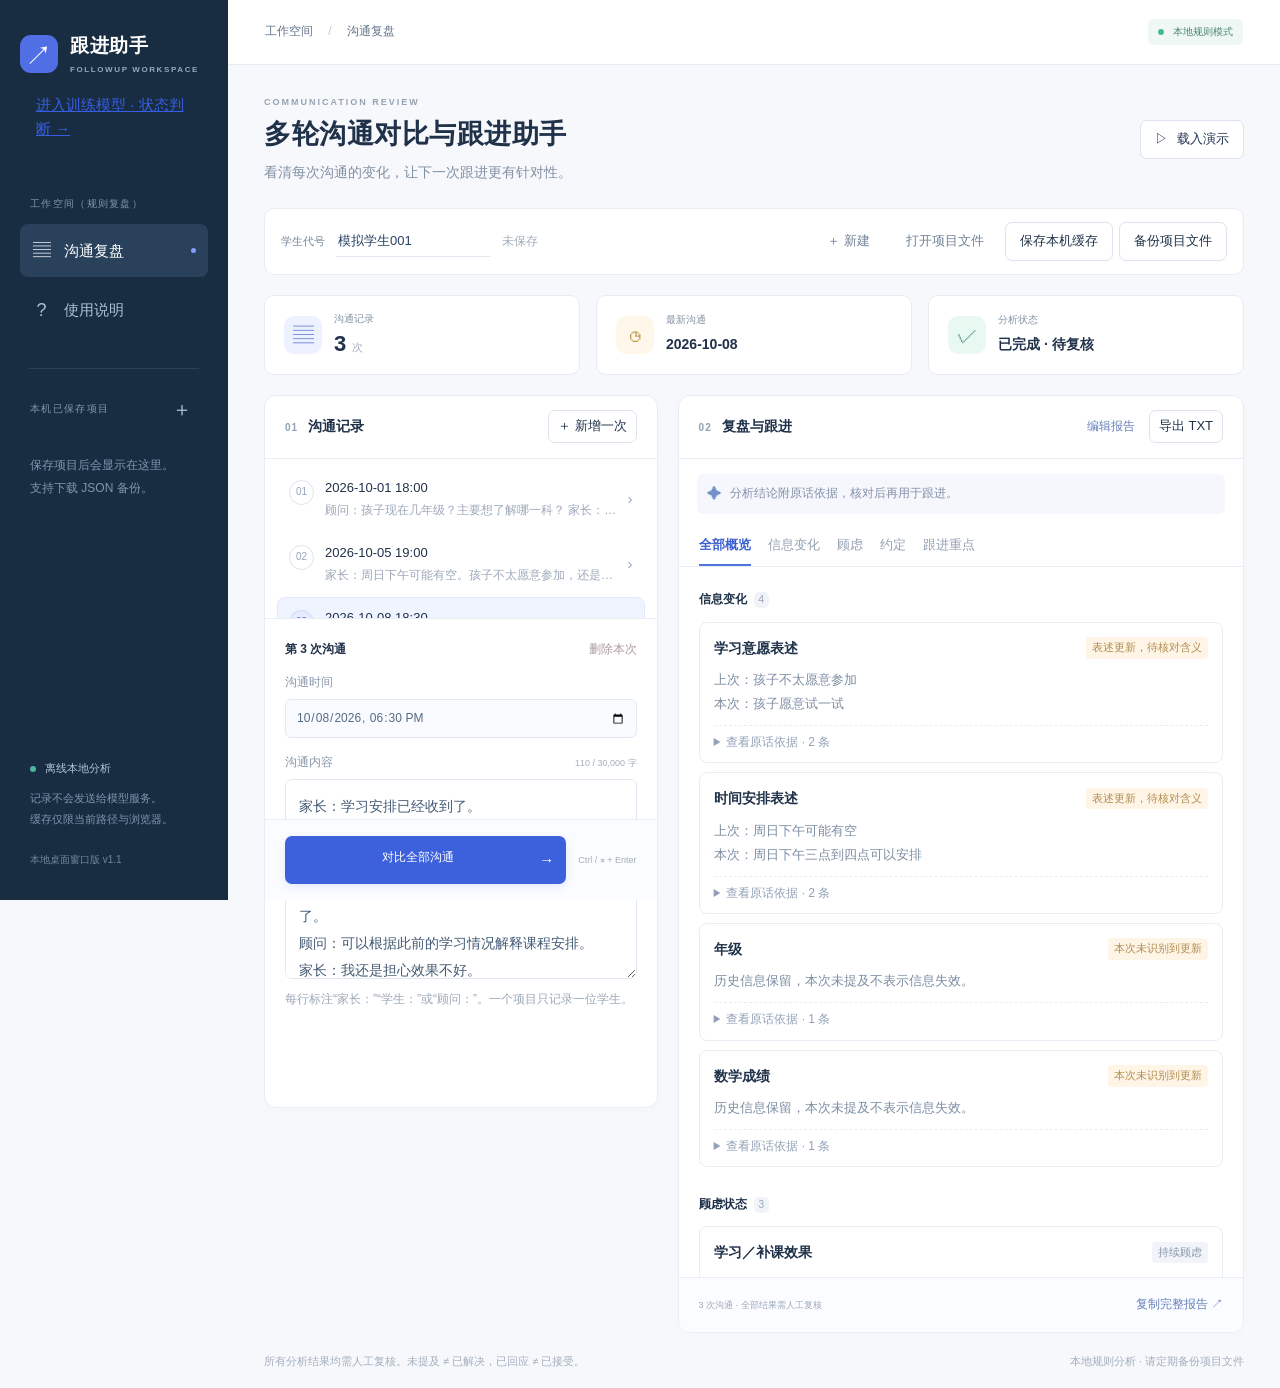
<file: web/index.html>
<!doctype html>
<html lang="zh-CN">
<head>
 <meta charset="utf-8"><meta name="viewport" content="width=device-width,initial-scale=1">
 <meta name="description" content="比较多次沟通记录，追踪信息变化、顾虑与约定，生成有原话依据的跟进报告。无需安装，离线本地分析。">
 <meta http-equiv="Content-Security-Policy" content="default-src 'none'; script-src 'self' 'unsafe-inline'; style-src 'self' 'unsafe-inline'; img-src data: blob:; connect-src 'none'; object-src 'none'; base-uri 'none'; form-action 'none'">
 <meta name="theme-color" content="#192d42"><title>多轮沟通对比与跟进助手 · 本地桌面版</title>
 <link rel="icon" href="data:image/svg+xml,%3Csvg xmlns='http://www.w3.org/2000/svg' viewBox='0 0 40 40'%3E%3Crect width='40' height='40' rx='12' fill='%23375ee5'/%3E%3Cpath d='M11 12h18v13H18l-7 5z' fill='white'/%3E%3C/svg%3E">
 <link rel="stylesheet" href="./style.css">
</head>
<body>
 <aside class="sidebar">
  <a class="brand" id="brandHome" href="#"><span class="logo">↗</span><span>跟进助手<small>FOLLOWUP WORKSPACE</small></span></a>
  <a href="./model.html" style="display:block;padding:16px;color:#375ee5">进入训练模型 · 状态判断 →</a><div class="side-label">工作空间（规则复盘）</div>
  <button class="nav active" id="workspaceBtn"><span>▤</span>沟通复盘<span class="nav-dot"></span></button>
  <button class="nav" id="helpBtn"><span>?</span>使用说明</button>
  <div class="side-line"></div>
  <div class="side-label project-label">本机已保存项目 <button id="sideNew" aria-label="新建项目">＋</button></div>
  <div id="savedList" class="saved-list"></div>
  <div class="side-bottom"><span class="local-dot"></span> 离线本地分析<p>记录不会发送给模型服务。<br>缓存仅限当前路径与浏览器。</p><small>本地桌面窗口版 v1.1</small></div>
 </aside>
 <main>
  <header class="topbar"><span class="breadcrumb">工作空间 <span>/</span> 沟通复盘</span><button class="help-mobile" id="mobileHelp">使用说明</button><span class="mode"><span class="local-dot"></span> 本地规则模式</span></header>
  <div class="workspace">
   <section class="intro"><div><p class="eyebrow">COMMUNICATION REVIEW</p><h1>多轮沟通对比与跟进助手</h1><p class="subtitle">看清每次沟通的变化，让下一次跟进更有针对性。</p></div><button class="button outline" id="demoBtn"><span>▷</span> 载入演示</button></section>
   <div class="projectbar"><label for="student">学生代号</label><input id="student" maxlength="100" placeholder="例如：学生001" autocomplete="off"><span id="saveState" class="save-state">未保存</span><div class="project-actions"><button class="button plain" id="newBtn">＋ 新建</button><button class="button plain" id="importBtn">打开项目文件</button><button class="button outline" id="saveBtn">保存本机缓存</button><button class="button outline" id="projectExport">备份项目文件</button></div><input id="fileInput" type="file" accept=".json,application/json" hidden></div>
   <select class="mobile-projects" id="mobileProjects" aria-label="打开本机已保存项目"><option value="">打开本机已保存项目…</option></select>
   <section class="stats" aria-label="当前项目概况"><div><span class="stat-symbol blue">▤</span><div><small>沟通记录</small><strong id="recordCount">0 <em>次</em></strong></div></div><div><span class="stat-symbol amber">◷</span><div><small>最新沟通</small><strong id="latestDate" class="date-stat">—</strong></div></div><div><span class="stat-symbol green">✓</span><div><small>分析状态</small><strong id="analysisState" class="date-stat">等待分析</strong></div></div></section>
   <section class="panels">
    <div class="panel input-panel">
     <div class="panel-heading"><h2><span class="step">01</span>沟通记录</h2><button id="addBtn" class="button mini outline">＋ 新增一次</button></div>
     <div id="recordList" class="record-list" role="list" aria-label="历次沟通"></div>
     <div class="editor-head"><h3 id="editorTitle">编辑沟通</h3><button id="deleteBtn" class="text-button danger">删除本次</button></div>
     <label class="field-label" for="recordDate">沟通时间</label><input id="recordDate" type="datetime-local" step="60" min="1900-01-01T00:00" max="9999-12-31T23:59">
     <div class="text-label"><label class="field-label" for="transcript">沟通内容</label><span id="charCount">0 / 30,000 字</span></div>
     <textarea id="transcript" maxlength="30000" spellcheck="false" placeholder="家长：孩子现在高二，数学70分。&#10;顾问：目前有什么顾虑？&#10;家长：周末没有时间，担心补课效果不好。"></textarea>
     <p class="input-tip">每行标注“家长：”“学生：”或“顾问：”。一个项目只记录一位学生。</p>
     <div class="analyze-area"><button id="analyzeBtn" class="button primary">对比全部沟通 <span>→</span></button><span>Ctrl / ⌘ + Enter</span></div>
    </div>
    <div class="panel result-panel">
     <div class="panel-heading"><h2><span class="step">02</span>复盘与跟进</h2><div class="result-actions"><button id="editBtn" class="text-button">编辑报告</button><button id="exportBtn" class="button mini outline">导出 TXT</button></div></div>
     <div class="result-notice" id="resultNotice"><span>✦</span><span>分析结论附原话依据，核对后再用于跟进。</span></div>
     <div class="tabs" id="tabs" role="tablist" aria-label="报告分类"><button role="tab" data-tab="all" aria-selected="true">全部概览</button><button role="tab" data-tab="changes" aria-selected="false">信息变化</button><button role="tab" data-tab="concerns" aria-selected="false">顾虑</button><button role="tab" data-tab="commitments" aria-selected="false">约定</button><button role="tab" data-tab="next_steps" aria-selected="false">跟进重点</button></div>
     <div id="results" class="results" role="tabpanel" aria-live="polite"></div>
     <div class="result-footer"><span id="reportFoot">请先添加沟通内容</span><button id="copyBtn" class="text-button">复制完整报告 ↗</button></div>
    </div>
   </section>
   <footer class="page-footer"><span>所有分析结果均需人工复核。未提及 ≠ 已解决，已回应 ≠ 已接受。</span><span>本地规则分析 · 请定期备份项目文件</span></footer>
  </div>
 </main>
 <div id="toast" role="status" class="toast" hidden></div>
 <dialog id="helpDialog"><div class="dialog-title"><h2>开始一次有据可循的复盘</h2><button class="close-dialog" aria-label="关闭">×</button></div><ol class="help-steps"><li><strong>添加历次沟通</strong><p>填写学生代号，每次沟通填写日期与内容。角色标签可以提高识别准确性。</p></li><li><strong>对比全部记录</strong><p>系统按日期排序，比较最新沟通与历史信息，跟踪顾虑和明确行动陈述。</p></li><li><strong>核对原话</strong><p>点击“查看原话依据”展开证据，再点日期可以定位到相应记录。结果可以人工编辑。</p></li><li><strong>保存与分享报告</strong><p>“保存本机缓存”存入当前浏览器的本地存储。移动程序文件、切换浏览器或清理缓存后可能无法找到项目。“备份项目文件”生成可备份的 JSON 文件，也可导入桌面版的项目 JSON；导入后重新分析。TXT 报告可用于沟通准备。</p></li></ol><div class="help-note"><strong>当前版本的能力</strong><p>无需安装 Python，无需登录或联网。桌面启动器使用已安装的 Edge 或 Chrome 打开独立窗口，核心是本地 HTML 应用。采用规则分析，尚未训练专用模型。暂未连接模型 API，不提供跨设备自动同步。清除浏览器数据会删除本机项目，请下载备份。</p><p>“表述变化”不必然代表事实改变，复杂指代和多个同类约定仍需人工核对。请使用获授权、已脱敏的记录。</p></div><button class="button primary close-dialog">开始使用</button></dialog>
 <dialog id="editDialog" class="edit-dialog"><div class="dialog-title"><h2>编辑完整报告</h2><button class="close-dialog" aria-label="关闭">×</button></div><p class="muted">修改影响复制和 TXT 导出，不改变原始分析卡片。重新分析将替换编辑结果。</p><textarea id="editedText" spellcheck="false" aria-label="完整报告文本"></textarea><div class="dialog-buttons"><button id="resetEdit" class="button outline">恢复生成内容</button><button id="applyEdit" class="button primary">保留修改</button></div></dialog>
 <noscript>此应用需要浏览器启用 JavaScript 才能分析沟通记录。</noscript><script type="module" src="./app.mjs"></script>
</body></html>
</file>
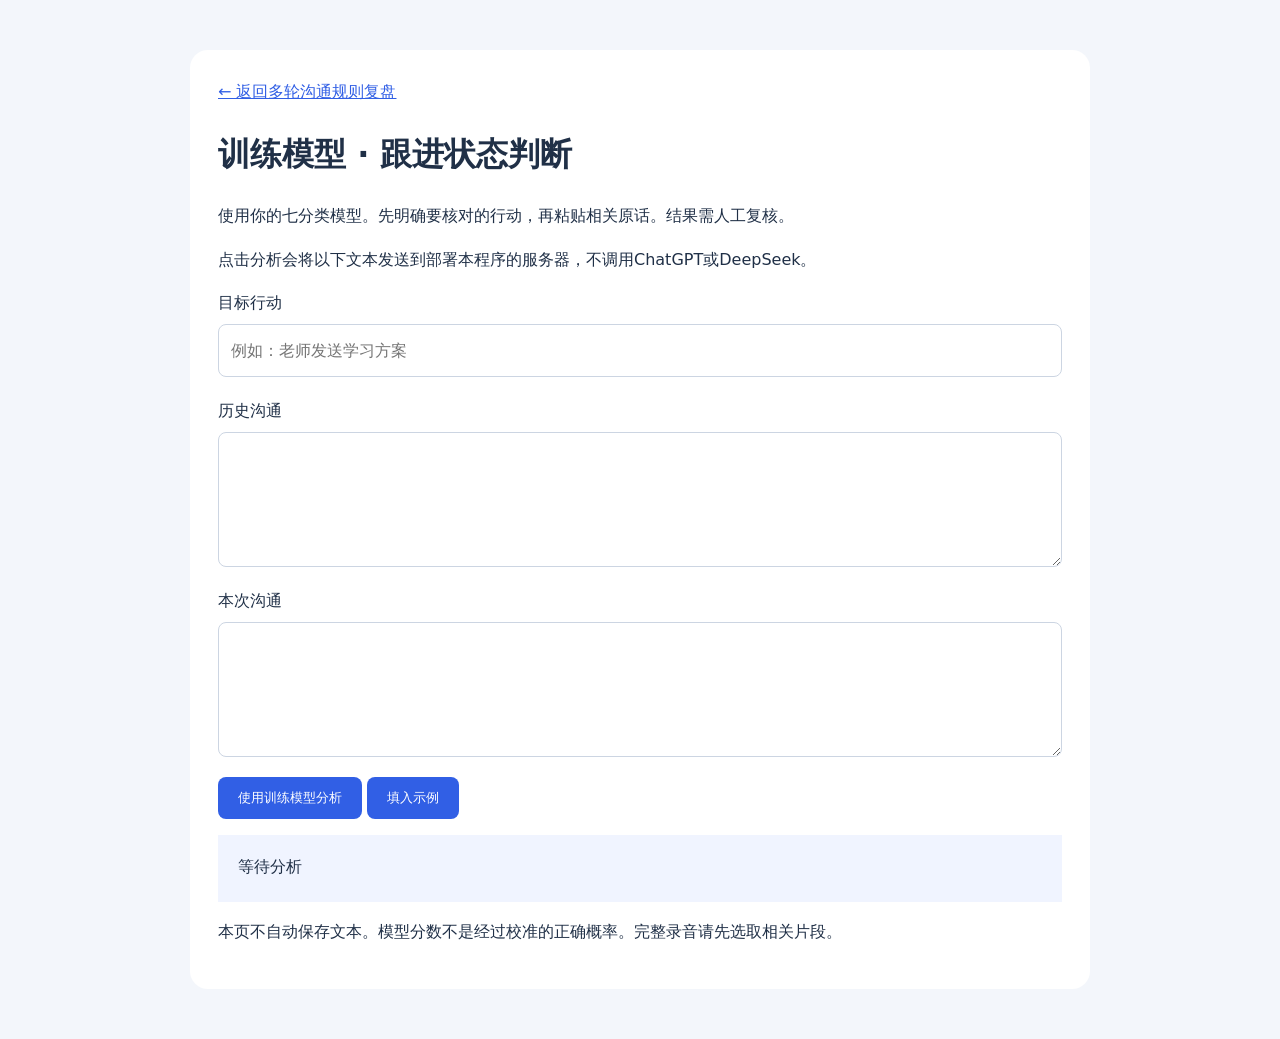
<file: web/model.html>
<!doctype html><html lang="zh-CN"><head><meta charset="utf-8"><meta name="viewport" content="width=device-width,initial-scale=1"><title>训练模型 · 跟进状态判断</title><style>body{font:16px/1.7 system-ui;background:#f3f6fb;color:#203047;max-width:900px;margin:30px auto;padding:20px}main{background:white;border-radius:18px;padding:28px}textarea,input{display:block;box-sizing:border-box;width:100%;padding:12px;border:1px solid #ccd5e2;border-radius:8px;font:inherit;margin:8px 0 20px}button{padding:12px 20px;background:#315fe5;color:white;border:0;border-radius:8px;cursor:pointer}pre{white-space:pre-wrap;background:#f0f4ff;padding:20px}a{color:#315fe5}</style></head><body><main><a href="./index.html">← 返回多轮沟通规则复盘</a><h1>训练模型 · 跟进状态判断</h1><p>使用你的七分类模型。先明确要核对的行动，再粘贴相关原话。结果需人工复核。</p><p>点击分析会将以下文本发送到部署本程序的服务器，不调用ChatGPT或DeepSeek。</p><label>目标行动<input id="action" maxlength="500" placeholder="例如：老师发送学习方案"></label><label>历史沟通<textarea id="history" rows="4" maxlength="5000"></textarea></label><label>本次沟通<textarea id="current" rows="4" maxlength="5000"></textarea></label><button id="run">使用训练模型分析</button> <button id="sample">填入示例</button><pre id="result" aria-live="polite">等待分析</pre><p>本页不自动保存文本。模型分数不是经过校准的正确概率。完整录音请先选取相关片段。</p></main><script src="./model.js"></script></body></html>
</file>
<file: web/style.css>
:root{--ink:#20324a;--muted:#8390a2;--line:#e8edf3;--blue:#3d60dd;--bg:#f6f8fc;--green:#168471;--sidebar:228px}*{box-sizing:border-box}body{margin:0;background:var(--bg);color:var(--ink);font:14px/1.6 -apple-system,BlinkMacSystemFont,"Segoe UI","PingFang SC","Microsoft YaHei",sans-serif}button,input,textarea,select{font:inherit}button{cursor:pointer}button:disabled{cursor:not-allowed;opacity:.45}button,a,input,textarea,select{outline-offset:4px}button:focus-visible,a:focus-visible{outline:2px solid var(--blue)}button{transition:background .15s,box-shadow .15s,transform .15s}button:active:not(:disabled){transform:translateY(1px)}.sidebar{width:var(--sidebar);position:fixed;inset:0 auto 0 0;background:#192d42;color:#c0ccdc;padding:31px 20px;display:flex;flex-direction:column}.brand{display:flex;align-items:center;gap:12px;color:white;text-decoration:none;font-weight:700;font-size:19px;letter-spacing:.6px}.logo{width:38px;height:38px;background:#506fe4;display:grid;place-items:center;border-radius:11px;font-size:27px;font-weight:400}.brand small{display:block;font-size:8px;letter-spacing:1.6px;color:#95a8bd;margin-top:3px}.side-label{font-size:10px;color:#8296ac;letter-spacing:1.3px;margin:39px 10px 12px}.nav{background:none;border:0;color:#adc0d1;display:flex;gap:13px;align-items:center;width:100%;padding:12px;border-radius:8px;text-align:left;margin-bottom:7px}.nav>span:first-child{font-size:18px;width:19px;text-align:center}.nav.active{color:white;background:#29415b}.nav:hover{background:#29415b}.nav-dot{margin-left:auto;width:5px;height:5px;background:#829bff;border-radius:50%}.side-line{height:1px;background:#2c4056;margin:24px 9px 0}.project-label{display:flex;align-items:center;justify-content:space-between;margin-top:23px}.project-label button{color:#aebfce;background:none;border:0;font-size:20px}.saved-list{overflow:auto;max-height:38vh}.saved-item{display:flex;align-items:center;margin-bottom:5px}.saved-open{color:#b5c6d8;background:none;border:0;text-align:left;padding:10px;min-width:0;flex:1;border-radius:7px}.saved-open:hover{background:#29415b}.saved-open strong{display:block;font-size:12px;overflow:hidden;text-overflow:ellipsis;white-space:nowrap;font-weight:500}.saved-open small{font-size:10px;color:#7f96ac}.saved-remove{border:0;background:none;color:#7d95aa;font-size:17px;padding:6px}.empty-saved{font-size:12px;color:#7f96ac;line-height:1.9;padding:4px 10px}.side-bottom{margin-top:auto;padding:24px 10px 0;font-size:11px;color:#b2c5d5}.side-bottom p{color:#7f96ac;line-height:1.9;margin:10px 0 22px}.side-bottom small{font-size:10px;color:#70889d}.local-dot{display:inline-block;width:6px;height:6px;background:#4bb69c;border-radius:50%;margin-right:6px}main{margin-left:var(--sidebar)}.topbar{height:65px;display:flex;align-items:center;justify-content:space-between;padding:0 37px;background:#fff;border-bottom:1px solid var(--line);font-size:12px}.breadcrumb{color:#64768a}.breadcrumb span{padding:0 12px;color:#bdc7d3}.mode{background:#eff8f4;color:#4c8475;padding:5px 10px;border-radius:5px;font-size:10px}.workspace{max-width:1550px;margin:auto;padding:30px 36px 18px}.intro{display:flex;align-items:center;justify-content:space-between;margin-bottom:25px}.eyebrow{font-size:9px;letter-spacing:2px;color:#96a3b5;font-weight:600;margin:0 0 5px}h1{font-size:28px;letter-spacing:.5px;line-height:1.5;margin:0;font-weight:650}.subtitle{font-size:12px;color:#8290a3;margin:6px 0 0}.button{border:1px solid transparent;padding:8px 14px;border-radius:7px;font-size:12px;font-weight:500;white-space:nowrap;background:white;color:var(--ink)}.button span{margin-right:5px}.outline{border-color:#dce3ee;background:white}.outline:hover{background:#f1f5fb;border-color:#b7c7e1}.plain{background:transparent;color:#718298}.plain:hover{background:#eaf0f8}.primary{background:var(--blue);color:white;box-shadow:0 3px 8px #3d60dd1f}.primary:hover{background:#2e4fc8}.projectbar{display:flex;align-items:center;gap:11px;border:1px solid var(--line);background:white;padding:13px 16px;border-radius:10px}.projectbar label{font-size:11px;color:#76869a;white-space:nowrap}.projectbar input{width:155px;border:0;border-bottom:1px solid #e2e9f2;padding:4px 2px;color:#284263;background:transparent;font-size:13px;min-width:60px}.save-state{font-size:10px;color:#a0acb9;white-space:nowrap}.project-actions{display:flex;gap:6px;margin-left:auto}.stats{display:grid;grid-template-columns:repeat(3,1fr);gap:16px;margin:20px 0}.stats>div{display:flex;align-items:center;gap:12px;padding:15px 19px;border-radius:10px;border:1px solid var(--line);background:white}.stat-symbol{width:38px;height:38px;display:grid;place-items:center;border-radius:10px;font-size:21px}.blue{background:#eef1ff;color:#6681db}.amber{background:#fff7e9;color:#c49c54}.green{background:#eaf8f2;color:#5f9e8f}.stats small{font-size:10px;color:#8693a5;display:block}.stats strong{display:block;font-size:22px;font-weight:600;line-height:1.3;margin-top:3px}.stats em{font-size:11px;font-style:normal;font-weight:400;color:#a0adbd}.stats .date-stat{font-size:14px;padding:4px 0}.panels{display:grid;grid-template-columns:minmax(290px,.82fr) minmax(380px,1.18fr);gap:20px;align-items:start}.panel{border:1px solid var(--line);border-radius:12px;background:white;overflow:hidden;box-shadow:0 4px 20px #20324a03}.panel-heading{height:63px;padding:0 20px;display:flex;align-items:center;justify-content:space-between;border-bottom:1px solid var(--line);gap:10px}h2{font-size:14px;font-weight:600;margin:0;white-space:nowrap}.step{color:#92a1b4;font-size:10px;letter-spacing:1px;margin-right:10px}.mini{font-size:10px;padding:5px 9px}.record-list{max-height:210px;overflow:auto;border-bottom:1px solid var(--line);padding:8px 12px}.record{border:1px solid transparent;background:transparent;width:100%;text-align:left;padding:10px 11px;display:flex;gap:11px;border-radius:8px;align-items:flex-start;color:var(--ink)}.record:hover{background:#f7f9fd}.record.selected{background:#f0f4ff;border-color:#e1e8ff}.record-no{border:1px solid #dce4ef;color:#96a6ba;width:25px;height:25px;border-radius:50%;font-size:10px;flex-shrink:0;display:grid;place-items:center;margin-top:2px}.record.selected .record-no{border-color:#ccd9fe;color:#5574ce;background:#e5ecff}.record-info{min-width:0;flex:1}.record-info strong{font-size:11px;font-weight:500;display:block}.record-info small{display:block;color:#9ca8b9;white-space:nowrap;text-overflow:ellipsis;overflow:hidden;font-size:10px;margin-top:3px}.record-arrow{color:#8fa4c8;margin:auto 0}.editor-head{display:flex;align-items:center;justify-content:space-between;padding:17px 20px 10px}h3{font-size:12px;margin:0;font-weight:600}.text-button{border:0;background:transparent;padding:4px 0;color:#6480bc;font-size:11px}.text-button:hover{color:var(--blue);text-decoration:underline}.danger{color:#ac99a1;font-size:10px}.danger:hover{color:#bc435b}.field-label{font-size:10px;color:#8897a9}.input-panel>.field-label{display:block;margin:0 20px 7px}#recordDate{border:1px solid #e2e8f1;border-radius:6px;width:calc(100% - 40px);margin:0 20px;padding:8px 10px;color:#526b86;background:#fafbfe;font-size:12px}.text-label{display:flex;justify-content:space-between;margin:15px 20px 7px;align-items:center}.text-label span{font-size:9px;color:#a1adbd}#transcript{display:block;width:calc(100% - 40px);margin:0 20px;resize:vertical;min-height:200px;height:235px;max-height:650px;border:1px solid #e1e7f0;border-radius:7px;padding:13px;line-height:1.95;font-size:12px;color:#435a74;background:#fff}textarea::placeholder{color:#b2bdcb}input:focus,textarea:focus{outline:2px solid #bccbfa;outline-offset:1px}.input-tip{margin:10px 20px 15px;font-size:10px;color:#9ca8b7;line-height:1.8}.analyze-area{padding:16px 20px;background:#fbfcff;border-top:1px solid var(--line);display:flex;align-items:center;gap:12px}.analyze-area>.primary{flex:1;font-size:12px;padding:11px}.analyze-area>.primary span{float:right;font-size:15px;margin:0}.analyze-area>span{font-size:9px;color:#a1adbd;white-space:nowrap}.result-actions{display:flex;align-items:center;gap:14px}.result-notice{display:flex;align-items:center;gap:8px;margin:15px 18px 4px;background:#f5f7fc;border-radius:6px;padding:8px 10px;font-size:10px;color:#8390a7}.result-notice>span:first-child{color:#7290ca;font-size:15px}.result-notice.stale{background:#fff6e8;color:#aa7731}.tabs{display:flex;gap:17px;padding:0 20px;margin-top:8px;border-bottom:1px solid var(--line);overflow:auto}.tabs button{border:0;background:transparent;white-space:nowrap;padding:13px 0 11px;color:#93a0b1;font-size:11px;position:relative}.tabs button[aria-selected=true]{color:#3c60cf;font-weight:600}.tabs button[aria-selected=true]:after{content:'';position:absolute;bottom:0;left:0;right:0;height:2px;background:#5073de}.results{padding:4px 20px 20px;min-height:410px;max-height:710px;overflow:auto}.report-group{padding-top:19px}.section-head{display:flex;align-items:center;gap:7px;margin-bottom:12px}.section-head h3{font-size:12px}.count{font-size:10px;background:#f0f3f8;color:#95a5b8;border-radius:5px;padding:0 5px}.finding{padding:14px 14px 10px;border:1px solid #e8edf5;border-radius:8px;margin:9px 0;background:white}.finding.next{background:#f5f8ff;border-color:#e2eaff}.finding-title{display:flex;gap:8px;align-items:center;flex-wrap:wrap;justify-content:space-between}.finding h4{font-size:12px;margin:0;font-weight:600}.badge{font-size:9px;padding:2px 6px;border-radius:4px;line-height:1.6;max-width:100%}.badge.neutral{background:#f1f4f8;color:#8c9bb0}.badge.pending{background:#fff5e7;color:#b18c4e}.badge.good{background:#edf7f3;color:#5a9b85}.badge.update{background:#edf1ff;color:#7089cf}.finding p{font-size:11px;color:#7c8da2;white-space:pre-wrap;line-height:1.85;margin:9px 0}.finding details{border-top:1px dashed #e9edf4;padding-top:7px;margin-top:9px}summary{font-size:10px;color:#92a1b5;cursor:pointer;list-style-position:inside}summary:hover{color:var(--blue)}.evidence{padding:8px 0 2px}.evidence button{font-size:10px;color:#728ec8;background:none;border:0;padding:0;text-align:left}.evidence blockquote{font-size:11px;color:#8292a6;border-left:2px solid #dce5f7;padding-left:9px;margin:5px 0 4px;white-space:pre-wrap}.empty-section{font-size:11px;color:#a1adbd;margin:7px 0}.review-note{font-size:10px;line-height:1.8;color:#9da9ba;border-top:1px solid var(--line);padding-top:13px;margin-top:18px}.result-footer{border-top:1px solid var(--line);padding:13px 20px;display:flex;justify-content:space-between;align-items:center;gap:12px;background:#fbfcff}.result-footer>span{font-size:9px;color:#9aa8bb}.page-footer{display:flex;justify-content:space-between;gap:20px;margin-top:20px;color:#a3afbe;font-size:9px}.empty-results{text-align:center;padding:95px 20px 80px;color:#a2afc1}.empty-icon{width:60px;height:60px;background:#f1f5fc;border-radius:20px;display:grid;place-items:center;font-size:28px;color:#b2c4e2;margin:0 auto 18px}.empty-results h3{font-size:15px;color:#657d99;margin-bottom:9px}.empty-results p{font-size:11px;line-height:1.9}.toast{position:fixed;bottom:25px;left:calc(50% + 90px);transform:translateX(-50%);background:#213851;color:white;border-radius:9px;padding:13px 24px;box-shadow:0 6px 28px #19334a30;font-size:12px;z-index:20;max-width:80vw}.toast.error{background:#a84352}dialog{border:1px solid #e2e9f3;border-radius:16px;padding:26px;max-width:min(640px,calc(100% - 28px));width:640px;color:var(--ink);box-shadow:0 20px 100px #10203630}dialog::backdrop{background:#12263c65;backdrop-filter:blur(3px)}.dialog-title{display:flex;justify-content:space-between;align-items:center}.dialog-title h2{font-size:18px;white-space:normal}.dialog-title button{border:0;background:#f1f4fa;font-size:20px;color:#8d9db0;border-radius:6px;width:29px;height:29px}.help-steps{padding-left:20px;margin-top:24px}.help-steps li{padding-left:8px;margin:16px 0;font-size:13px}.help-steps p{font-size:12px;color:#8292a5;margin-top:5px}.help-note{background:#f5f8fd;border-radius:9px;padding:15px;font-size:12px;margin-bottom:20px}.help-note p{color:#8392a5;font-size:11px}.help-note p:last-child{margin-bottom:0}.edit-dialog{width:780px;max-width:calc(100% - 28px)}.muted{color:#94a1b3;font-size:11px}.edit-dialog textarea{width:100%;height:50vh;resize:vertical;border:1px solid #dfe6f1;padding:13px;border-radius:8px;color:#526880;font-size:12px;line-height:1.8}.dialog-buttons{display:flex;justify-content:flex-end;gap:10px;margin-top:15px}.mobile-projects,.help-mobile{display:none}.flash{animation:flash .8s ease}@keyframes flash{0%,100%{background:#fff}40%{background:#eff4ff}}@media(min-width:1600px){.workspace{padding-top:38px}.results{max-height:780px}#transcript{height:280px}}@media(max-width:1200px){:root{--sidebar:192px}.sidebar{padding:25px 14px}.workspace{padding:25px 24px}.topbar{padding:0 24px}.projectbar{flex-wrap:wrap}.project-actions{gap:2px}.panels{gap:14px;grid-template-columns:minmax(275px,.9fr) minmax(330px,1.1fr)}.tabs{gap:12px;padding:0 15px}.panel-heading{padding:0 15px}.analyze-area>span{display:none}.results{padding:4px 15px 15px}}@media(max-width:1000px){.sidebar{display:none}main{margin:0}.mobile-projects{display:block;margin:12px 0 0;border:1px solid var(--line);background:white;color:#7c8fa6;border-radius:6px;padding:7px 10px;width:100%;font-size:11px}.help-mobile{display:block;border:0;color:#8094b3;background:transparent;margin-left:auto;margin-right:15px;font-size:11px}.toast{left:50%}}@media(max-width:720px){.workspace{padding:22px 15px}.topbar{height:54px;padding:0 17px}.breadcrumb{font-size:11px}.mode{font-size:9px}.intro{margin-bottom:18px}.eyebrow{font-size:8px}h1{font-size:23px}.subtitle{font-size:10px;max-width:245px}.intro>.button{font-size:10px;padding:7px 9px}.projectbar{padding:11px;gap:9px}.project-actions{width:100%;margin-top:5px;justify-content:space-between}.project-actions .button{padding:6px 9px;font-size:10px}.stats{gap:7px;margin:14px 0}.stats>div{padding:11px 8px;gap:6px}.stat-symbol{display:none}.stats small{font-size:9px}.stats .date-stat{font-size:11px}.stats strong{font-size:19px}.panels{grid-template-columns:1fr}.record-list{max-height:175px}#transcript{height:210px}.analyze-area{position:sticky;bottom:0}.analyze-area>span{display:block}.result-panel{margin-top:4px}.results{max-height:none;min-height:280px}.page-footer{flex-direction:column;gap:4px}.result-notice{font-size:9px}.panel-heading{height:58px}.finding-title{align-items:flex-start}.badge{font-size:9px}.toast{font-size:11px;width:max-content;max-width:90vw}}

/* Desktop readability and short-screen adjustments */
body{font-size:15px}h1{font-size:27px}.subtitle{font-size:14px}.button{font-size:13px}.field-label,.input-tip{font-size:12px}#transcript{font-size:14px;min-height:150px;height:200px}.finding h4{font-size:14px}.finding p,.evidence blockquote{font-size:13px}.finding summary,.evidence button{font-size:12px}.record-info strong{font-size:13px}.record-info small{font-size:12px}.tabs button{font-size:13px}.text-button{font-size:12px}.page-footer{font-size:11px}.result-notice{font-size:12px}.badge{font-size:11px}.analyze-area{position:sticky;bottom:0;z-index:2}.record-list{max-height:160px}.input-panel{overflow:visible}.projectbar{flex-wrap:wrap}.project-actions{flex-wrap:wrap}.help-note p,.help-steps p{font-size:13px}.save-state{font-size:12px}@media(max-height:850px){.workspace{padding-top:18px}.intro{margin-bottom:14px}.stats{margin:12px 0}.record-list{max-height:120px}#transcript{height:160px}.stats>div{padding-top:10px;padding-bottom:10px}.results{max-height:580px}}@media(max-width:720px){h1{font-size:21px}.project-actions .button{font-size:12px}.subtitle{font-size:12px}}
</file>
